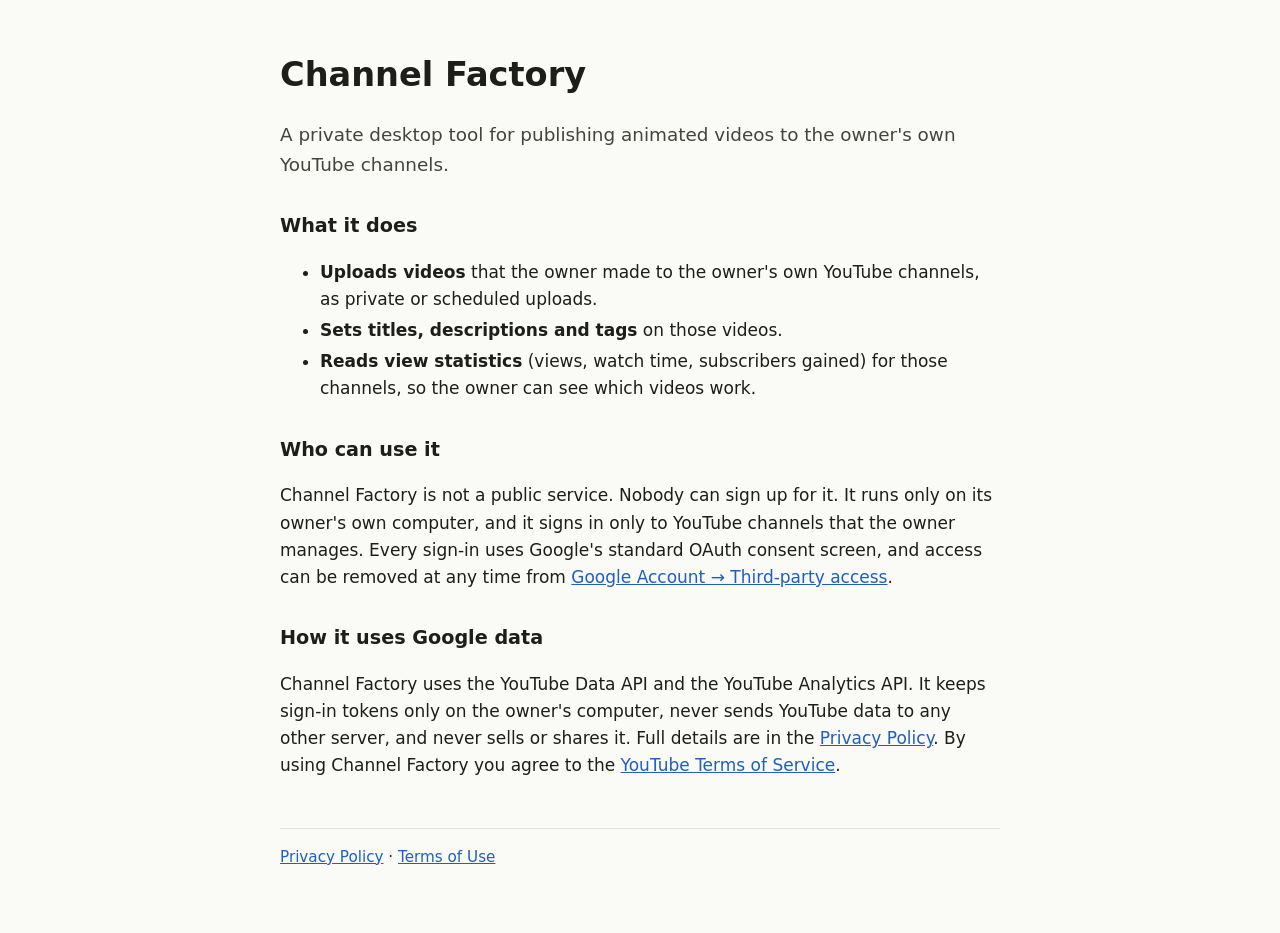
<file: index.html>
<!doctype html>
<html lang="en">
<head>
<meta charset="utf-8">
<meta name="viewport" content="width=device-width, initial-scale=1">
<title>Channel Factory: a private YouTube publishing tool</title>
<meta name="description" content="Channel Factory is a private desktop tool its owner uses to upload, schedule and review videos on their own YouTube channels.">
<!-- GOOGLE_SITE_VERIFICATION: paste the Search Console meta tag on the next line if you use the tag method -->
<link rel="stylesheet" href="style.css">
</head>
<body>
<main>
  <h1>Channel Factory</h1>
  <p class="lead">A private desktop tool for publishing animated videos to the owner's own YouTube channels.</p>

  <h2>What it does</h2>
  <ul>
    <li><strong>Uploads videos</strong> that the owner made to the owner's own YouTube channels, as private or scheduled uploads.</li>
    <li><strong>Sets titles, descriptions and tags</strong> on those videos.</li>
    <li><strong>Reads view statistics</strong> (views, watch time, subscribers gained) for those channels, so the owner can see which videos work.</li>
  </ul>

  <h2>Who can use it</h2>
  <p>Channel Factory is not a public service. Nobody can sign up for it. It runs only on its owner's own computer,
     and it signs in only to YouTube channels that the owner manages. Every sign-in uses Google's
     standard OAuth consent screen, and access can be removed at any time from
     <a href="https://myaccount.google.com/permissions">Google Account → Third-party access</a>.</p>

  <h2>How it uses Google data</h2>
  <p>Channel Factory uses the YouTube Data API and the YouTube Analytics API. It keeps sign-in tokens only on the
     owner's computer, never sends YouTube data to any other server, and never sells or shares it. Full details are in the
     <a href="privacy.html">Privacy Policy</a>. By using Channel Factory you agree to the
     <a href="https://www.youtube.com/t/terms">YouTube Terms of Service</a>.</p>

  <footer>
    <a href="privacy.html">Privacy Policy</a> · <a href="terms.html">Terms of Use</a>
  </footer>
</main>
</body>
</html>
</file>
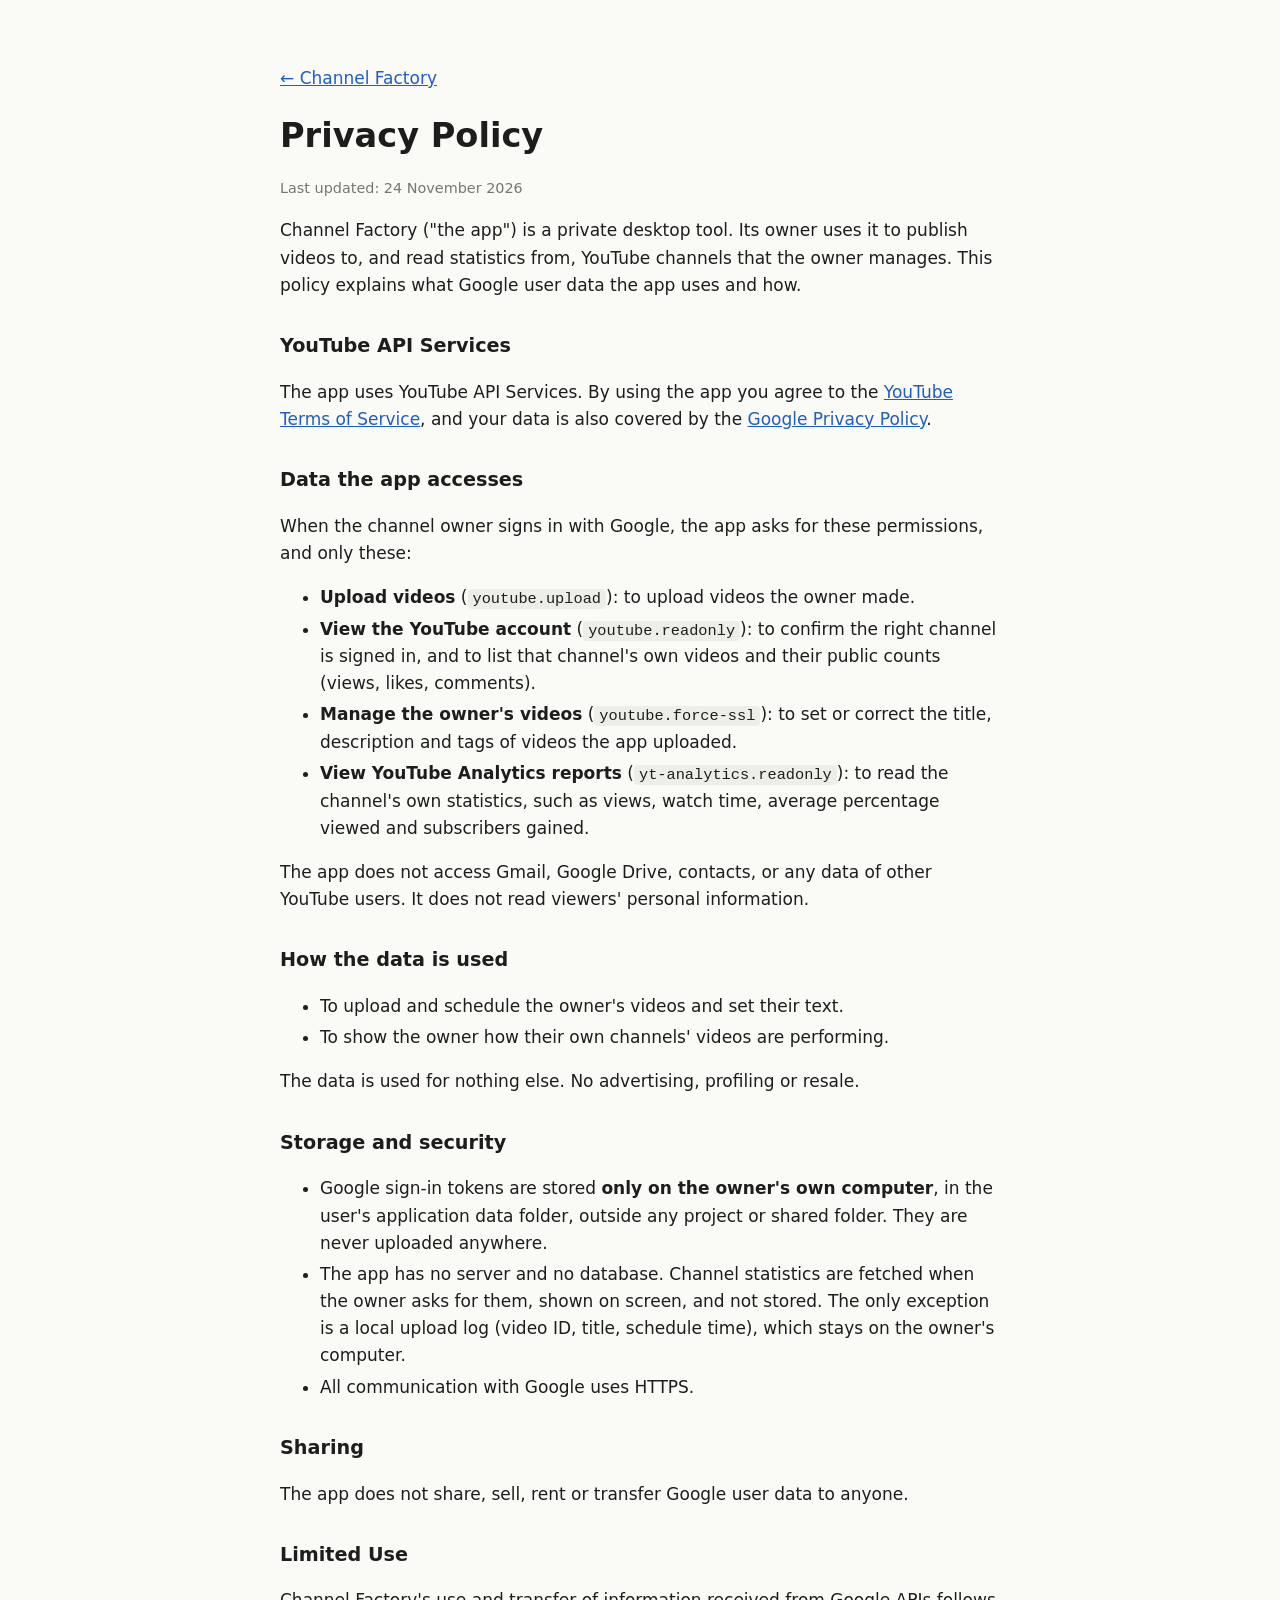
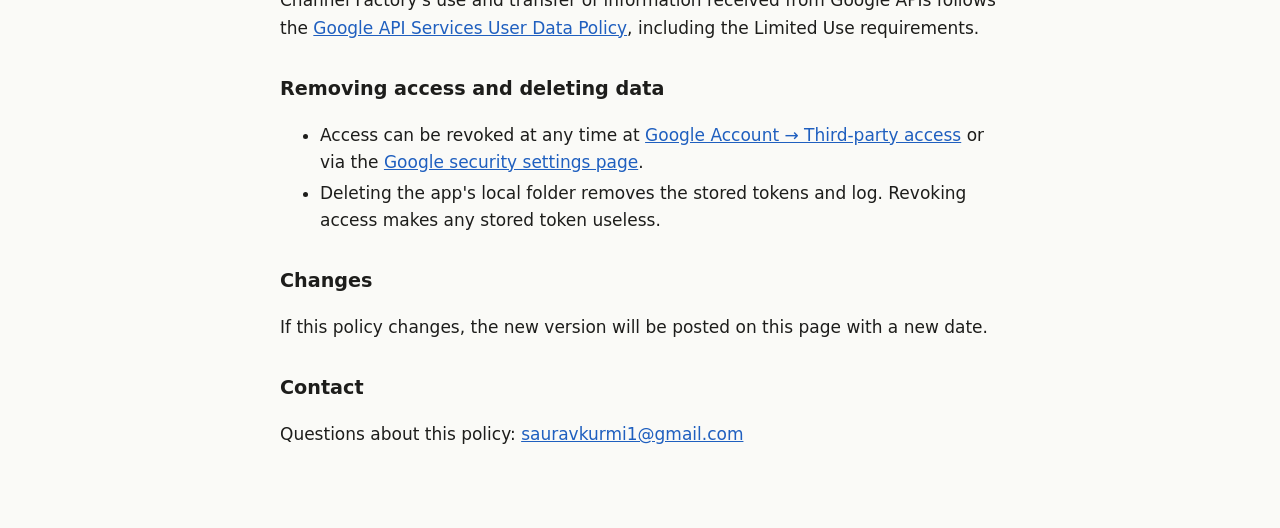
<file: privacy.html>
<!doctype html>
<html lang="en">
<head>
<meta charset="utf-8">
<meta name="viewport" content="width=device-width, initial-scale=1">
<title>Privacy Policy: Channel Factory</title>
<link rel="stylesheet" href="style.css">
</head>
<body>
<main>
  <p><a href="index.html">← Channel Factory</a></p>
  <h1>Privacy Policy</h1>
  <p class="muted">Last updated: 24 November 2026</p>

  <p>Channel Factory ("the app") is a private desktop tool. Its owner uses it to publish videos to, and read statistics
     from, YouTube channels that the owner manages. This policy explains what Google user data the app uses and how.</p>

  <h2>YouTube API Services</h2>
  <p>The app uses YouTube API Services. By using the app you agree to the
     <a href="https://www.youtube.com/t/terms">YouTube Terms of Service</a>, and your data is also covered by the
     <a href="https://policies.google.com/privacy">Google Privacy Policy</a>.</p>

  <h2>Data the app accesses</h2>
  <p>When the channel owner signs in with Google, the app asks for these permissions, and only these:</p>
  <ul>
    <li><strong>Upload videos</strong> (<code>youtube.upload</code>): to upload videos the owner made.</li>
    <li><strong>View the YouTube account</strong> (<code>youtube.readonly</code>): to confirm the right channel is signed in,
        and to list that channel's own videos and their public counts (views, likes, comments).</li>
    <li><strong>Manage the owner's videos</strong> (<code>youtube.force-ssl</code>): to set or correct the title,
        description and tags of videos the app uploaded.</li>
    <li><strong>View YouTube Analytics reports</strong> (<code>yt-analytics.readonly</code>): to read the channel's own
        statistics, such as views, watch time, average percentage viewed and subscribers gained.</li>
  </ul>
  <p>The app does not access Gmail, Google Drive, contacts, or any data of other YouTube users. It does not read
     viewers' personal information.</p>

  <h2>How the data is used</h2>
  <ul>
    <li>To upload and schedule the owner's videos and set their text.</li>
    <li>To show the owner how their own channels' videos are performing.</li>
  </ul>
  <p>The data is used for nothing else. No advertising, profiling or resale.</p>

  <h2>Storage and security</h2>
  <ul>
    <li>Google sign-in tokens are stored <strong>only on the owner's own computer</strong>, in the user's application
        data folder, outside any project or shared folder. They are never uploaded anywhere.</li>
    <li>The app has no server and no database. Channel statistics are fetched when the owner asks for them, shown on
        screen, and not stored. The only exception is a local upload log (video ID, title, schedule time), which stays
        on the owner's computer.</li>
    <li>All communication with Google uses HTTPS.</li>
  </ul>

  <h2>Sharing</h2>
  <p>The app does not share, sell, rent or transfer Google user data to anyone.</p>

  <h2>Limited Use</h2>
  <p>Channel Factory's use and transfer of information received from Google APIs follows the
     <a href="https://developers.google.com/terms/api-services-user-data-policy">Google API Services User Data Policy</a>,
     including the Limited Use requirements.</p>

  <h2>Removing access and deleting data</h2>
  <ul>
    <li>Access can be revoked at any time at
        <a href="https://myaccount.google.com/permissions">Google Account → Third-party access</a> or via the
        <a href="https://security.google.com/settings/security/permissions">Google security settings page</a>.</li>
    <li>Deleting the app's local folder removes the stored tokens and log. Revoking access makes any stored token useless.</li>
  </ul>

  <h2>Changes</h2>
  <p>If this policy changes, the new version will be posted on this page with a new date.</p>

  <h2>Contact</h2>
  <p>Questions about this policy: <a href="mailto:sauravkurmi1@gmail.com">sauravkurmi1@gmail.com</a></p>
</main>
</body>
</html>
</file>
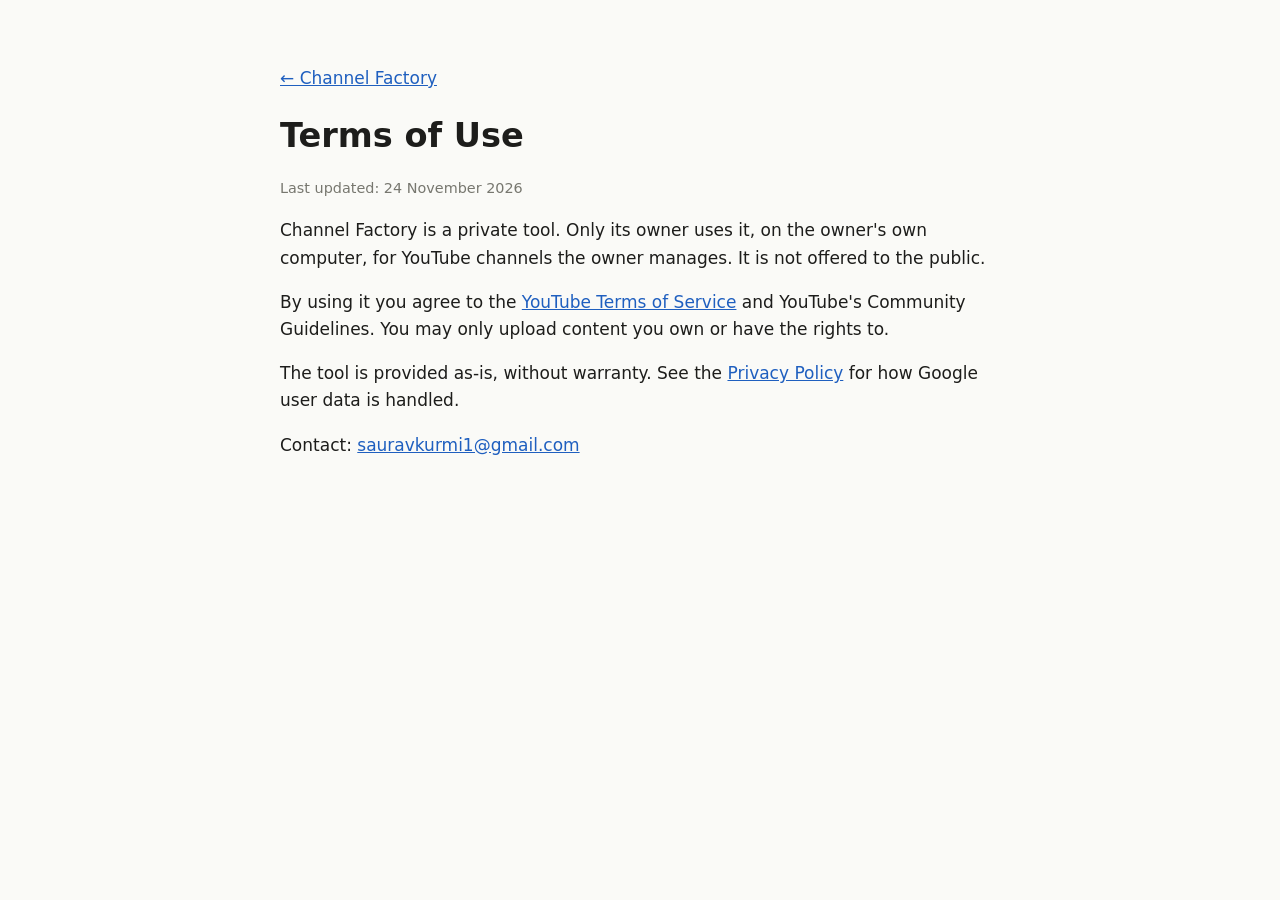
<file: terms.html>
<!doctype html>
<html lang="en">
<head>
<meta charset="utf-8">
<meta name="viewport" content="width=device-width, initial-scale=1">
<title>Terms of Use: Channel Factory</title>
<link rel="stylesheet" href="style.css">
</head>
<body>
<main>
  <p><a href="index.html">← Channel Factory</a></p>
  <h1>Terms of Use</h1>
  <p class="muted">Last updated: 24 November 2026</p>
  <p>Channel Factory is a private tool. Only its owner uses it, on the owner's own computer, for YouTube channels the
     owner manages. It is not offered to the public.</p>
  <p>By using it you agree to the <a href="https://www.youtube.com/t/terms">YouTube Terms of Service</a> and
     YouTube's Community Guidelines. You may only upload content you own or have the rights to.</p>
  <p>The tool is provided as-is, without warranty. See the <a href="privacy.html">Privacy Policy</a> for how Google
     user data is handled.</p>
  <p>Contact: <a href="mailto:sauravkurmi1@gmail.com">sauravkurmi1@gmail.com</a></p>
</main>
</body>
</html>
</file>
<file: style.css>
body { margin: 0; background: #fafaf7; color: #1d1d1b; font: 17px/1.6 system-ui, -apple-system, "Segoe UI", sans-serif; }
main { max-width: 720px; margin: 0 auto; padding: 48px 24px 64px; }
h1 { font-size: 2.1rem; margin: 0 0 8px; }
h2 { font-size: 1.2rem; margin: 32px 0 8px; }
.lead { font-size: 1.15rem; color: #44443f; }
.muted { color: #77776f; font-size: .9rem; }
a { color: #1f5fbf; }
code { background: #eeeee8; padding: 1px 5px; border-radius: 4px; font-size: .9em; }
li { margin: 4px 0; }
footer { margin-top: 48px; padding-top: 16px; border-top: 1px solid #e2e2dc; font-size: .95rem; }
</file>
